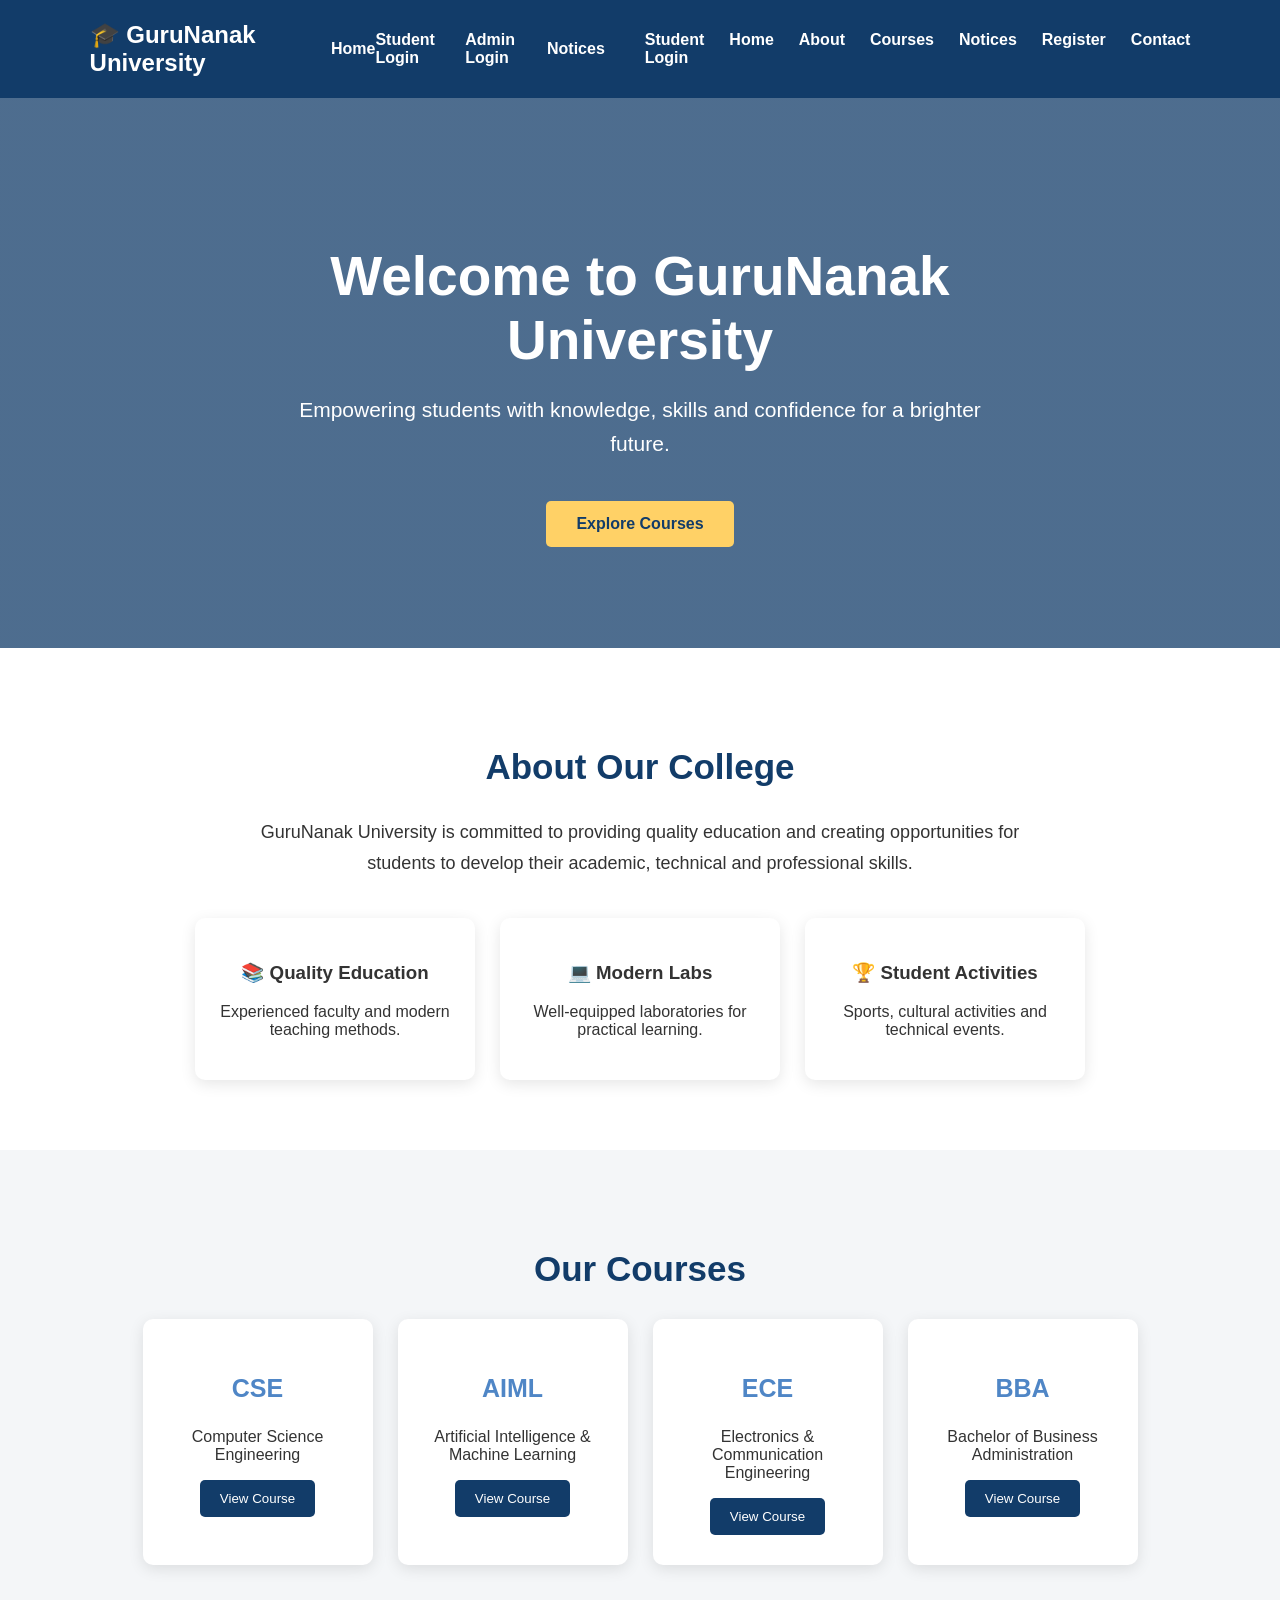
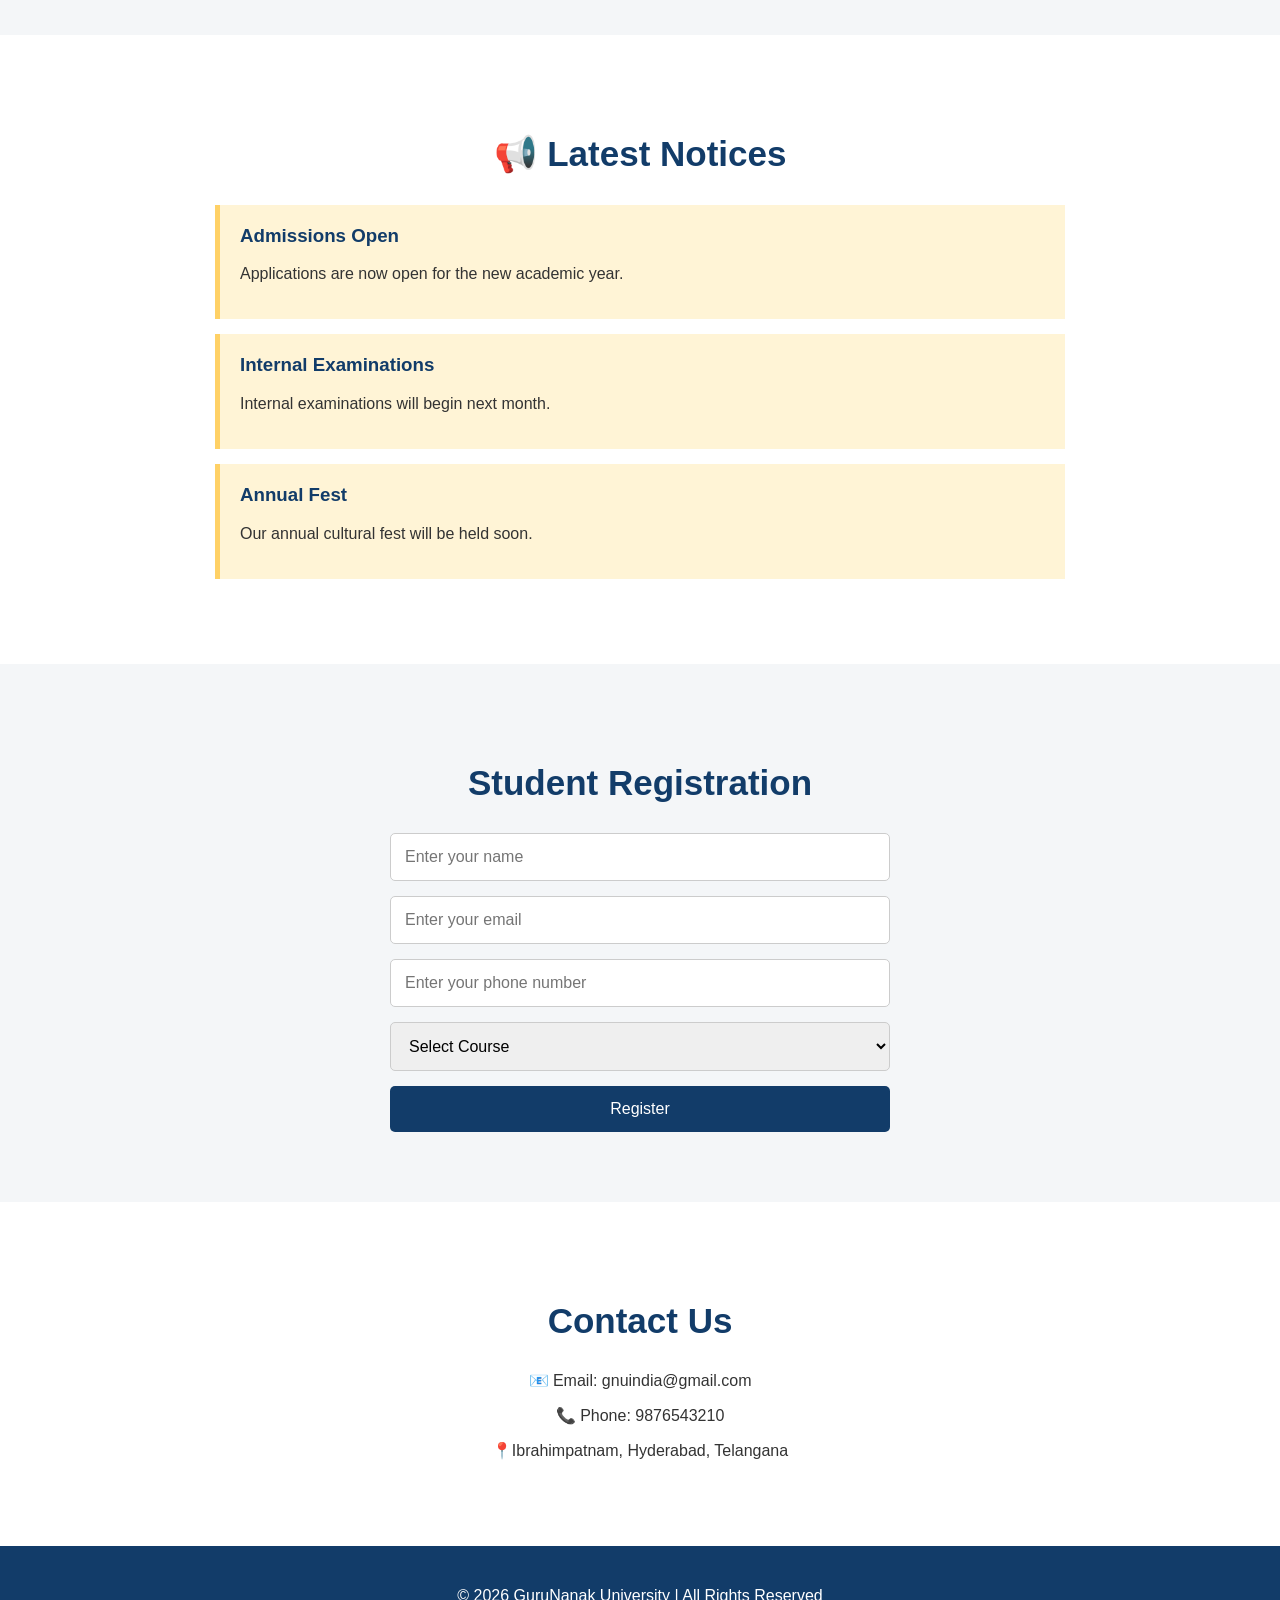
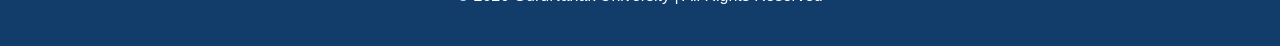
<file: index.html>
<!DOCTYPE html>
<html lang="en">
<head>
    <meta charset="UTF-8">
    <meta name="viewport" content="width=device-width, initial-scale=1.0">

    <title>GuruNanak University</title>

    <link rel="stylesheet" href="style.css">
</head>

<body>

    <!-- Navigation -->
    <header>
        <nav>
            <h2>🎓 GuruNanak University</h2>
<a href="index.html">Home</a>
<a href="login.html">Student Login</a>
<a href="admin-login.html">Admin Login</a>
<a href="notices.html">Notices</a>

            <ul>
                <li>
    <a href="login.html">Student Login</a>
</li>
                <li><a href="#home">Home</a></li>
                <li><a href="#about">About</a></li>
                <li><a href="#courses">Courses</a></li>
                <li><a href="#notices">Notices</a></li>
                <li><a href="#register">Register</a></li>
                <li><a href="#contact">Contact</a></li>
            </ul>
        </nav>
    </header>


    <!-- Home -->
    <section id="home" class="hero">

        <div class="hero-content">
            <h1>Welcome to GuruNanak University</h1>

            <p>
                Empowering students with knowledge, skills and confidence
                for a brighter future.
            </p>

            <a href="#courses" class="btn">Explore Courses</a>
        </div>

    </section>


    <!-- About -->
    <section id="about">

        <h2>About Our College</h2>

        <p class="about-text">
            GuruNanak University is committed to providing quality education and
            creating opportunities for students to develop their academic,
            technical and professional skills.
        </p>

        <div class="features">

            <div class="feature">
                <h3>📚 Quality Education</h3>
                <p>Experienced faculty and modern teaching methods.</p>
            </div>

            <div class="feature">
                <h3>💻 Modern Labs</h3>
                <p>Well-equipped laboratories for practical learning.</p>
            </div>

            <div class="feature">
                <h3>🏆 Student Activities</h3>
                <p>Sports, cultural activities and technical events.</p>
            </div>

        </div>

    </section>


    <!-- Courses -->
    <section id="courses" class="light-section">

        <h2>Our Courses</h2>

        <div class="course-container">

            <div class="course">
                <h3>CSE</h3>
                <p>Computer Science Engineering</p>
                <button onclick="courseMessage('CSE')">
                    View Course
                </button>
            </div>

            <div class="course">
                <h3>AIML</h3>
                <p>Artificial Intelligence & Machine Learning</p>
                <button onclick="courseMessage('AIML')">
                    View Course
                </button>
            </div>

            <div class="course">
                <h3>ECE</h3>
                <p>Electronics & Communication Engineering</p>
                <button onclick="courseMessage('ECE')">
                    View Course
                </button>
            </div>

            <div class="course">
                <h3>BBA</h3>
                <p>Bachelor of Business Administration</p>
                <button onclick="courseMessage('BBA')">
                    View Course
                </button>
            </div>

        </div>

    </section>


    <!-- Notices -->
    <section id="notices">

        <h2>📢 Latest Notices</h2>

        <div class="notice-container">

            <div class="notice">
                <h3>Admissions Open</h3>
                <p>Applications are now open for the new academic year.</p>
            </div>

            <div class="notice">
                <h3>Internal Examinations</h3>
                <p>Internal examinations will begin next month.</p>
            </div>

            <div class="notice">
                <h3>Annual Fest</h3>
                <p>Our annual cultural fest will be held soon.</p>
            </div>

        </div>

    </section>


    <!-- Registration -->
    <section id="register" class="light-section">

        <h2>Student Registration</h2>

        <form onsubmit="registerStudent(event)">

            <input
                type="text"
                id="name"
                placeholder="Enter your name"
                required
            >

            <input
                type="email"
                id="email"
                placeholder="Enter your email"
                required
            >

            <input
                type="tel"
                id="phone"
                placeholder="Enter your phone number"
                required
            >

            <select id="course" required>

                <option value="">Select Course</option>
                <option value="CSE">CSE</option>
                <option value="AIML">AIML</option>
                <option value="ECE">ECE</option>
                <option value="BBA">BBA</option>

            </select>

            <button type="submit">
                Register
            </button>

        </form>

    </section>


    <!-- Contact -->
    <section id="contact">

        <h2>Contact Us</h2>

        <p>📧 Email: gnuindia@gmail.com</p>
        <p>📞 Phone: 9876543210</p>
        <p>📍Ibrahimpatnam, Hyderabad, Telangana</p>

    </section>


    <!-- Footer -->
    <footer>

        <p>© 2026 GuruNanak University | All Rights Reserved</p>

    </footer>


    <script src="script.js"></script>

</body>
</html>
</file>
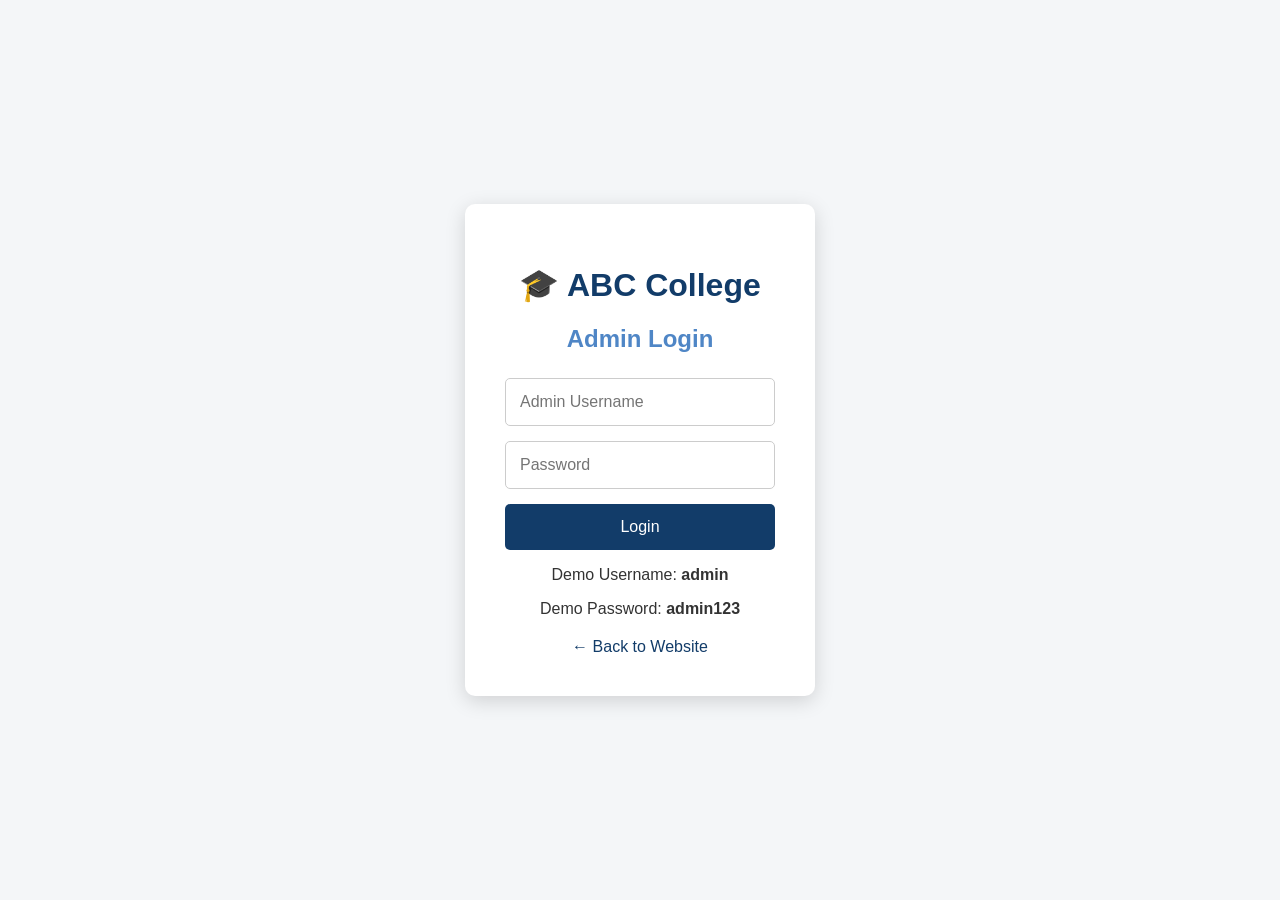
<file: admin-login.html>
<!DOCTYPE html>
<html lang="en">

<head>
    <meta charset="UTF-8">

    <meta name="viewport"
        content="width=device-width, initial-scale=1.0">

    <title>Admin Login</title>

    <link rel="stylesheet" href="style.css">
</head>

<body>

    <div class="login-container">

        <div class="login-box">

            <h1>🎓 ABC College</h1>

            <h2>Admin Login</h2>


            <form onsubmit="adminLogin(event)">

                <input
                    type="text"
                    id="adminUsername"
                    placeholder="Admin Username"
                    required
                >

                <input
                    type="password"
                    id="adminPassword"
                    placeholder="Password"
                    required
                >

                <button type="submit">
                    Login
                </button>

            </form>


            <p>
                Demo Username: <b>admin</b>
            </p>

            <p>
                Demo Password: <b>admin123</b>
            </p>


            <a href="index.html">
                ← Back to Website
            </a>

        </div>

    </div>


    <script src="script.js"></script>

</body>

</html>
</file>
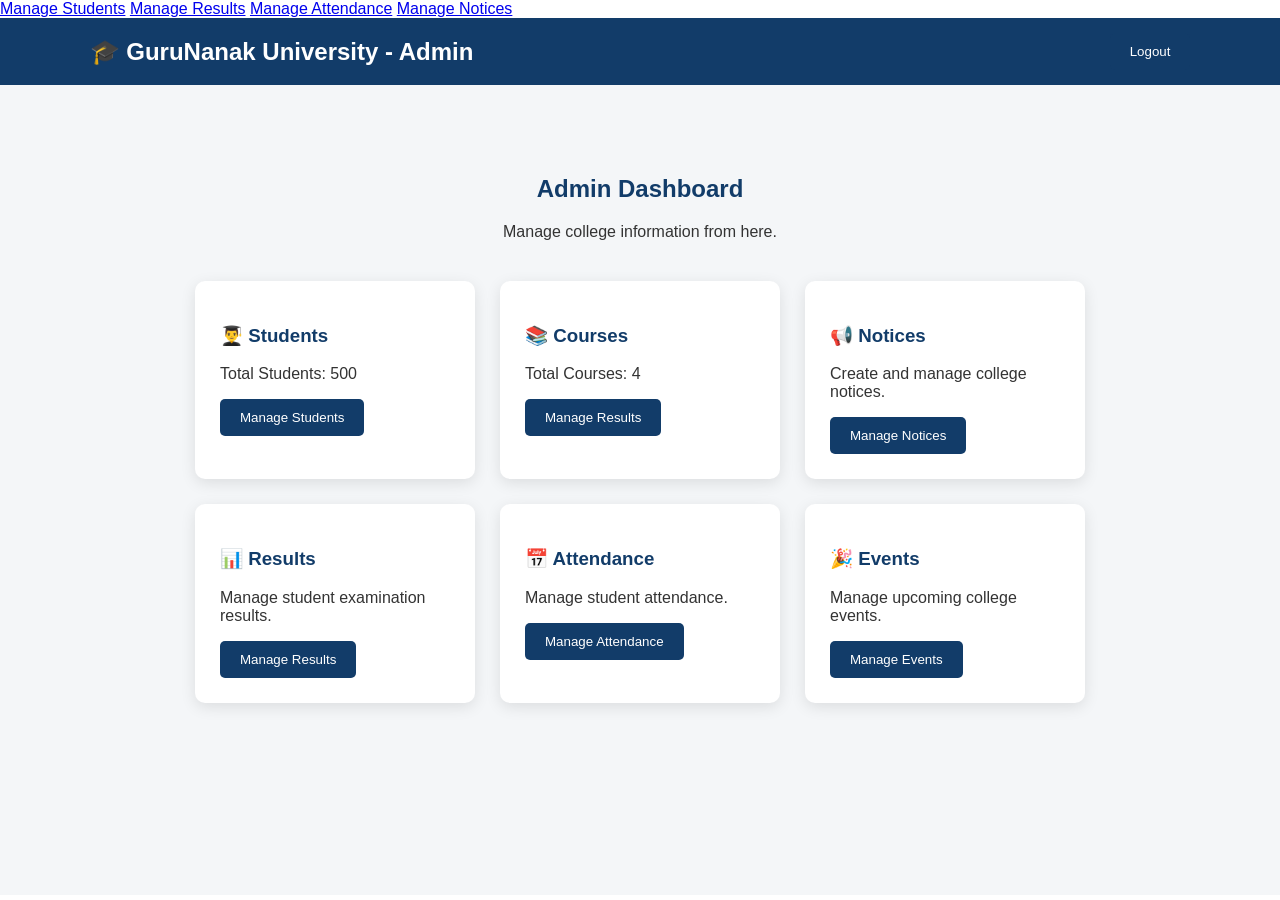
<file: admin.html>
<!DOCTYPE html>
<html lang="en">

<head>
    <meta charset="UTF-8">
    <meta name="viewport" content="width=device-width, initial-scale=1.0">

    <title>Admin Dashboard - GuruNanak University</title>

    <link rel="stylesheet" href="style.css">
</head>

<body>
<a href="students.html">Manage Students</a>
<a href="results.html">Manage Results</a>
<a href="attendance.html">Manage Attendance</a>
<a href="notices.html">Manage Notices</a>
    <header>

        <nav>

            <h2>🎓 GuruNanak University - Admin</h2>

            <button onclick="adminLogout()">
                Logout
            </button>

        </nav>

    </header>


    <section class="dashboard">

        <h1>Admin Dashboard</h1>

        <p>Manage college information from here.</p>


        <div class="dashboard-container">

            <!-- Students -->

            <div class="dashboard-card">

                <h3>👨‍🎓 Students</h3>

                <p>Total Students: 500</p>

                <a href="students.html">
    <button>
        Manage Students
    </button>
</a>

            </div>


            <!-- Courses -->

            <div class="dashboard-card">

                <h3>📚 Courses</h3>

                <p>Total Courses: 4</p>

                <a href="results.html">
    <button>
        Manage Results
    </button>
</a>

            </div>


            <!-- Notices -->

            <div class="dashboard-card">

                <h3>📢 Notices</h3>

                <p>Create and manage college notices.</p>

                <button onclick="showAdminMessage('Notices')">
                    Manage Notices
                </button>

            </div>


            <!-- Results -->

            <div class="dashboard-card">

                <h3>📊 Results</h3>

                <p>Manage student examination results.</p>

                <button onclick="showAdminMessage('Results')">
                    Manage Results
                </button>

            </div>


            <!-- Attendance -->

            <div class="dashboard-card">

                <h3>📅 Attendance</h3>

                <p>Manage student attendance.</p>

                <button onclick="showAdminMessage('Attendance')">
                    Manage Attendance
                </button>

            </div>


            <!-- Events -->

            <div class="dashboard-card">

                <h3>🎉 Events</h3>

                <p>Manage upcoming college events.</p>

                <button onclick="showAdminMessage('Events')">
                    Manage Events
                </button>

            </div>

        </div>

    </section>


    <script src="script.js"></script>

</body>

</html>
</file>
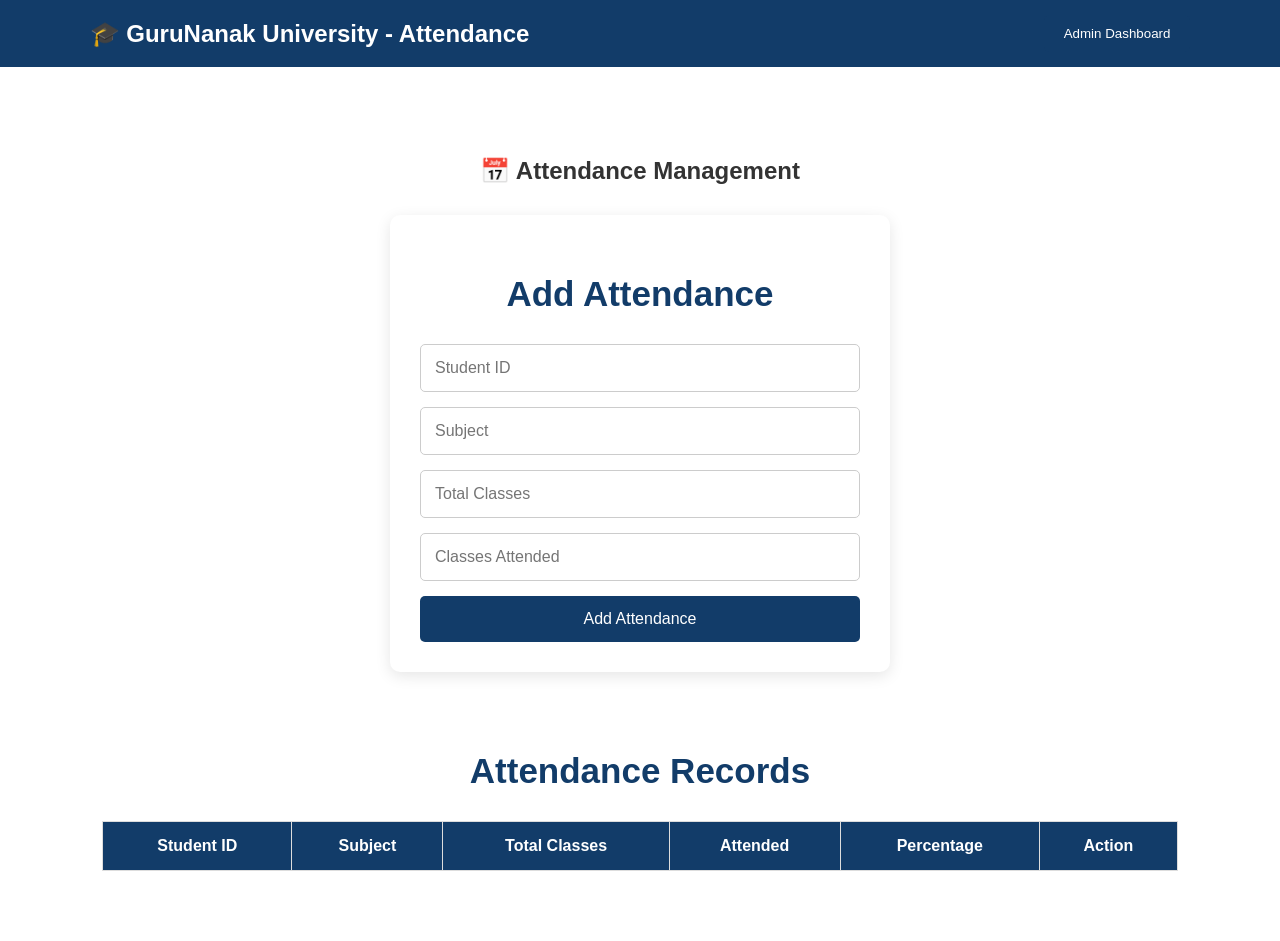
<file: attendence.html>
<!DOCTYPE html>
<html lang="en">

<head>

    <meta charset="UTF-8">

    <meta name="viewport"
        content="width=device-width, initial-scale=1.0">

    <title>Attendance Management</title>

    <link rel="stylesheet" href="style.css">

</head>

<body>

<header>

    <nav>

        <h2>🎓 GuruNanak University - Attendance</h2>

        <a href="admin.html">
            <button>Admin Dashboard</button>
        </a>

    </nav>

</header>


<section>

    <h1>📅 Attendance Management</h1>


    <div class="student-form">

        <h2>Add Attendance</h2>

        <form onsubmit="addAttendance(event)">

            <input
                type="text"
                id="attendanceStudentId"
                placeholder="Student ID"
                required
            >

            <input
                type="text"
                id="attendanceSubject"
                placeholder="Subject"
                required
            >

            <input
                type="number"
                id="totalClasses"
                placeholder="Total Classes"
                min="1"
                required
            >

            <input
                type="number"
                id="attendedClasses"
                placeholder="Classes Attended"
                min="0"
                required
            >

            <button type="submit">
                Add Attendance
            </button>

        </form>

    </div>


    <div class="table-container">

        <h2>Attendance Records</h2>

        <table>

            <thead>

                <tr>

                    <th>Student ID</th>

                    <th>Subject</th>

                    <th>Total Classes</th>

                    <th>Attended</th>

                    <th>Percentage</th>

                    <th>Action</th>

                </tr>

            </thead>

            <tbody id="attendanceTable">

            </tbody>

        </table>

    </div>

</section>


<script src="script.js"></script>

</body>
</html>
</file>
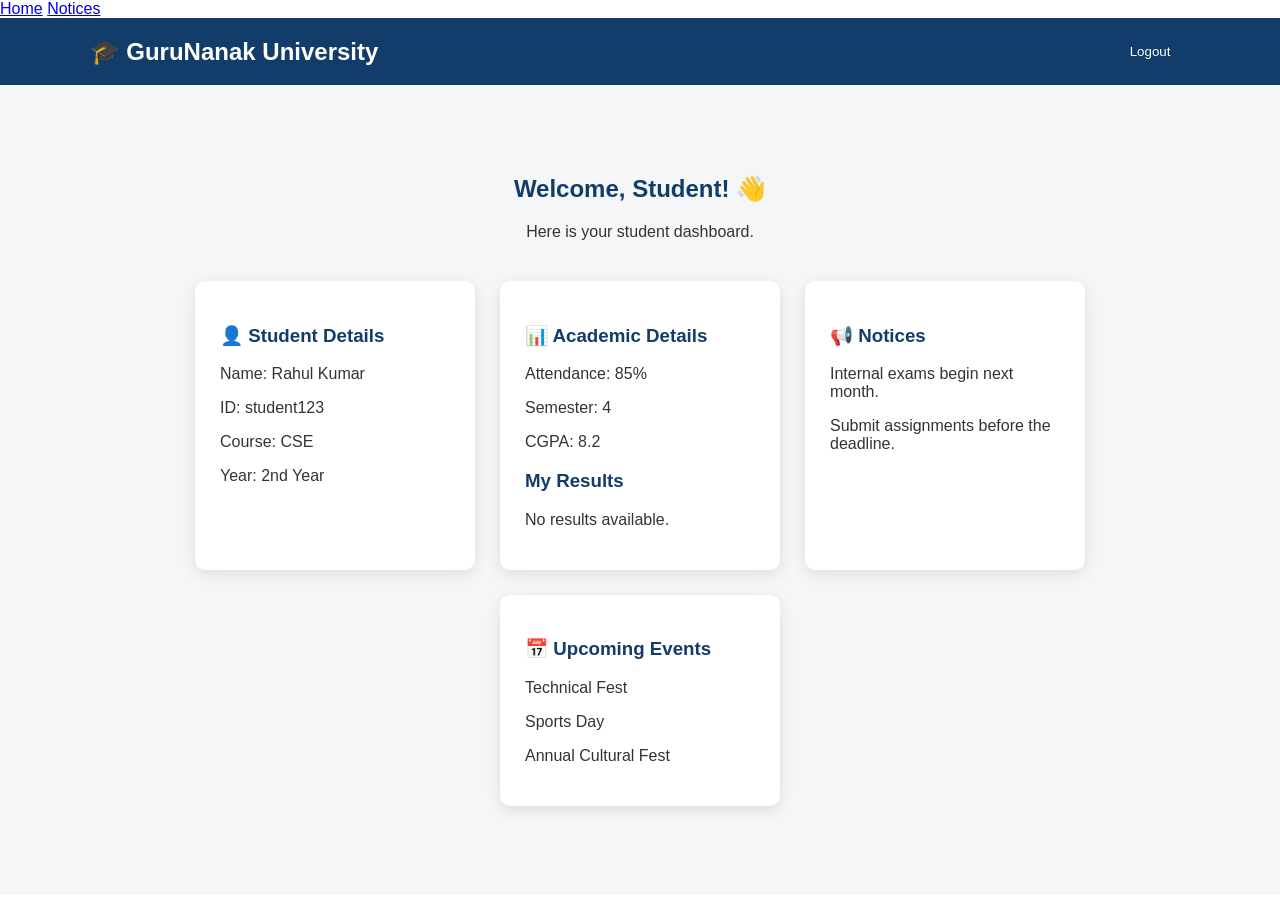
<file: dashboard.html>
<!DOCTYPE html>
<html lang="en">

<head>
    <meta charset="UTF-8">
    <meta name="viewport" content="width=device-width, initial-scale=1.0">

    <title>Student Dashboard</title>

    <link rel="stylesheet" href="style.css">
</head>

<body>
<a href="index.html">Home</a>
<a href="notices.html">Notices</a>

    <header>

        <nav>

            <h2>🎓 GuruNanak University</h2>

            <button onclick="logout()">
                Logout
            </button>

        </nav>

    </header>


    <section class="dashboard">

        <h1>Welcome, Student! 👋</h1>

        <p>Here is your student dashboard.</p>


        <div class="dashboard-container">

            <div class="dashboard-card">
                <h3>👤 Student Details</h3>

                <p>Name: Rahul Kumar</p>
                <p>ID: student123</p>
                <p>Course: CSE</p>
                <p>Year: 2nd Year</p>
            </div>


            <div class="dashboard-card">

    <h3>📊 Academic Details</h3>

    <p>Attendance: 85%</p>

    <p>Semester: 4</p>

    <p>CGPA: 8.2</p>

    <h3>My Results</h3>

    <div id="myResults"></div>

</div>


            <div class="dashboard-card">
                <h3>📢 Notices</h3>

                <p>Internal exams begin next month.</p>
                <p>Submit assignments before the deadline.</p>
            </div>


            <div class="dashboard-card">
                <h3>📅 Upcoming Events</h3>

                <p>Technical Fest</p>
                <p>Sports Day</p>
                <p>Annual Cultural Fest</p>
            </div>

        </div>

    </section>

    <script src="script.js"></script>

</body>

</html>
</file>
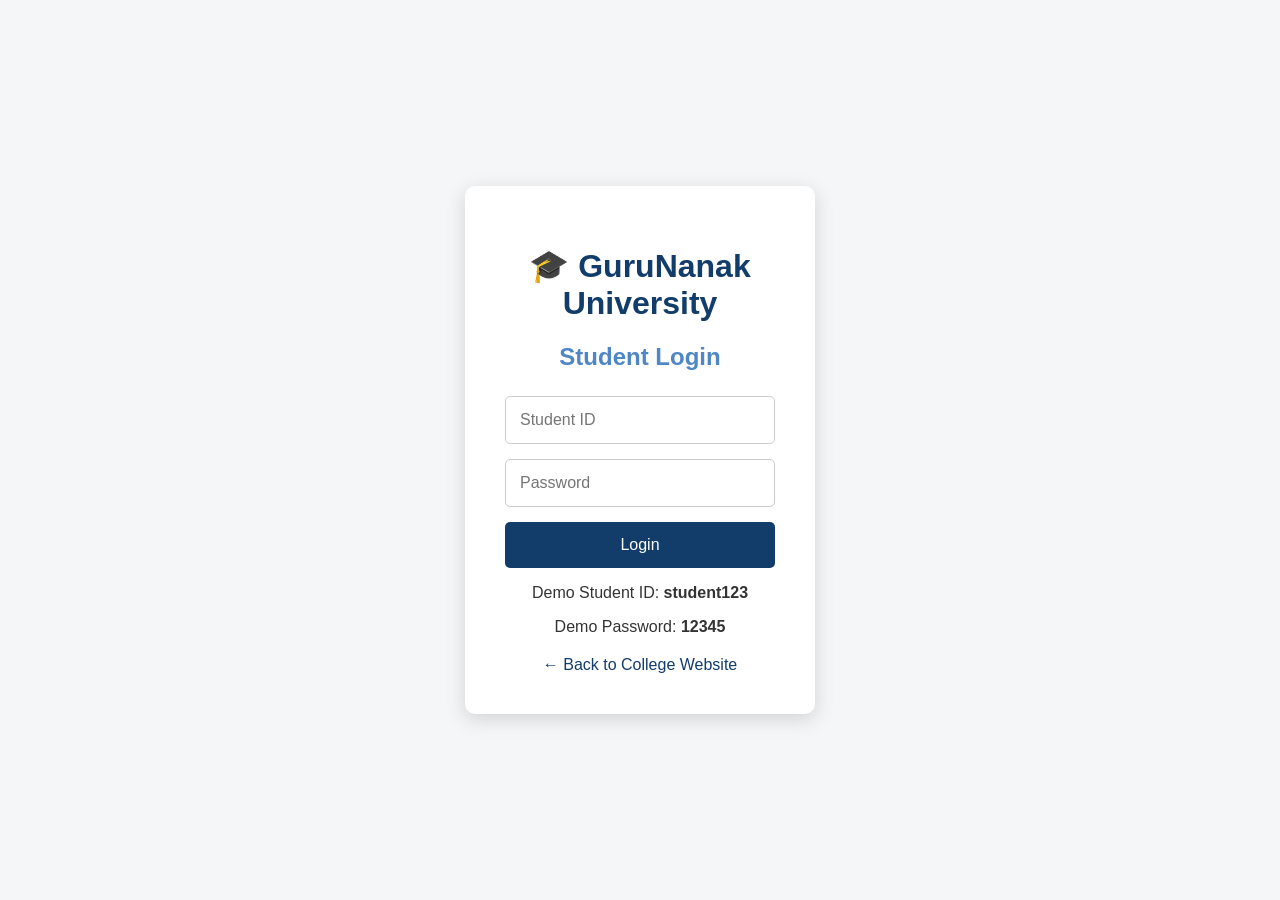
<file: login.html>
<!DOCTYPE html>
<html lang="en">

<head>
    <meta charset="UTF-8">
    <meta name="viewport" content="width=device-width, initial-scale=1.0">

    <title>Student Login - GuruNanak University</title>

    <link rel="stylesheet" href="style.css">
</head>

<body>

    <div class="login-container">

        <div class="login-box">

            <h1>🎓 GuruNanak University</h1>

            <h2>Student Login</h2>

            <form onsubmit="loginStudent(event)">

                <input
                    type="text"
                    id="studentId"
                    placeholder="Student ID"
                    required
                >

                <input
                    type="password"
                    id="password"
                    placeholder="Password"
                    required
                >

                <button type="submit">
                    Login
                </button>

            </form>

            <p>
                Demo Student ID: <b>student123</b>
            </p>

            <p>
                Demo Password: <b>12345</b>
            </p>

            <a href="index.html">← Back to College Website</a>

        </div>

    </div>

    <script src="script.js"></script>

</body>

</html>
</file>
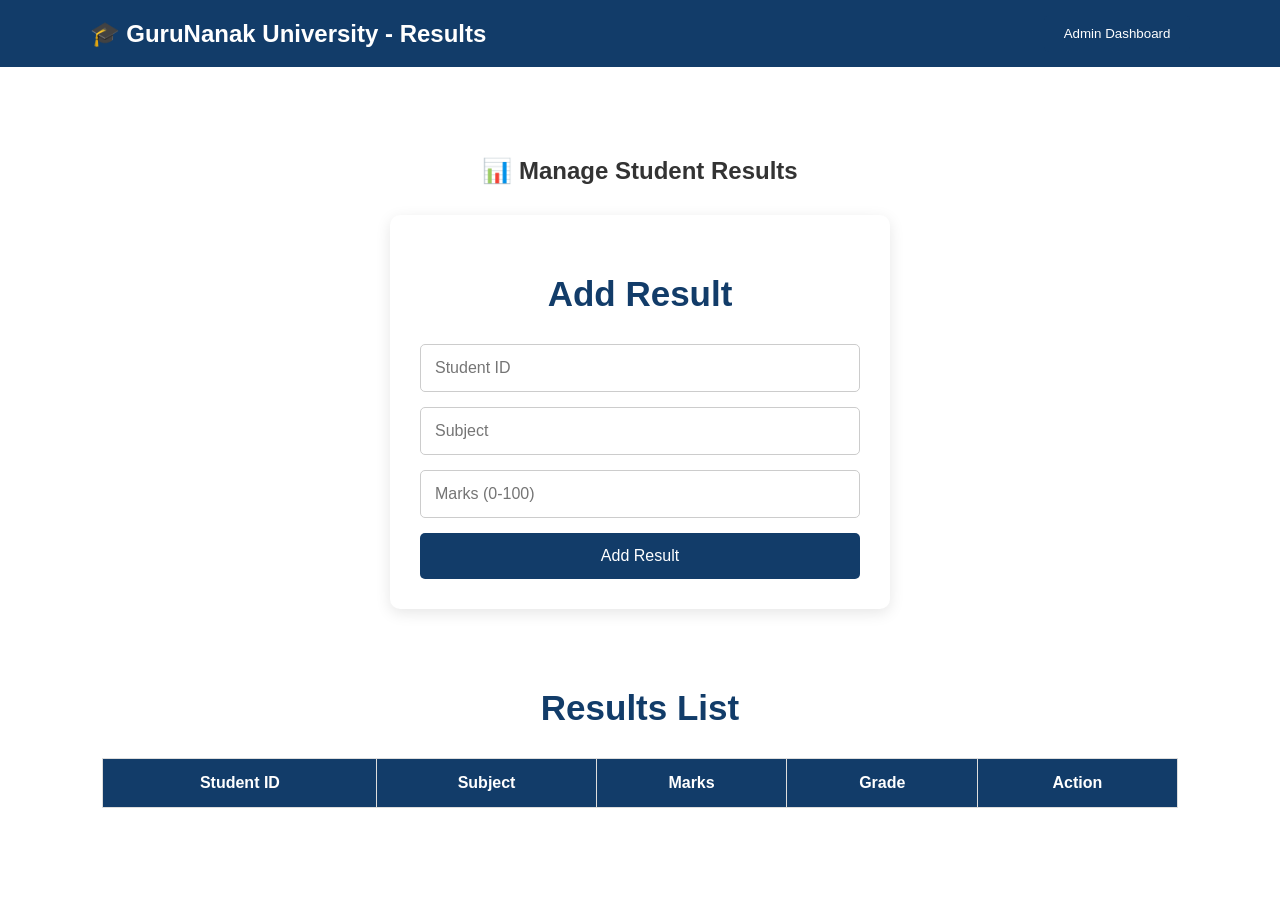
<file: results.html>
<!DOCTYPE html>
<html lang="en">

<head>
    <meta charset="UTF-8">

    <meta name="viewport"
        content="width=device-width, initial-scale=1.0">

    <title>Student Results</title>

    <link rel="stylesheet" href="style.css">
</head>

<body>

    <header>

        <nav>

            <h2>🎓 GuruNanak University - Results</h2>

            <a href="admin.html">
                <button>Admin Dashboard</button>
            </a>

        </nav>

    </header>


    <section>

        <h1>📊 Manage Student Results</h1>


        <!-- Add Result -->

        <div class="student-form">

            <h2>Add Result</h2>

            <form onsubmit="addResult(event)">

                <input
                    type="text"
                    id="resultStudentId"
                    placeholder="Student ID"
                    required
                >

                <input
                    type="text"
                    id="subject"
                    placeholder="Subject"
                    required
                >

                <input
                    type="number"
                    id="marks"
                    placeholder="Marks (0-100)"
                    min="0"
                    max="100"
                    required
                >

                <button type="submit">
                    Add Result
                </button>

            </form>

        </div>


        <!-- Results Table -->

        <div class="table-container">

            <h2>Results List</h2>

            <table>

                <thead>

                    <tr>
                        <th>Student ID</th>
                        <th>Subject</th>
                        <th>Marks</th>
                        <th>Grade</th>
                        <th>Action</th>
                    </tr>

                </thead>

                <tbody id="resultsTable">

                </tbody>

            </table>

        </div>

    </section>


    <script src="script.js"></script>

</body>

</html>
</file>
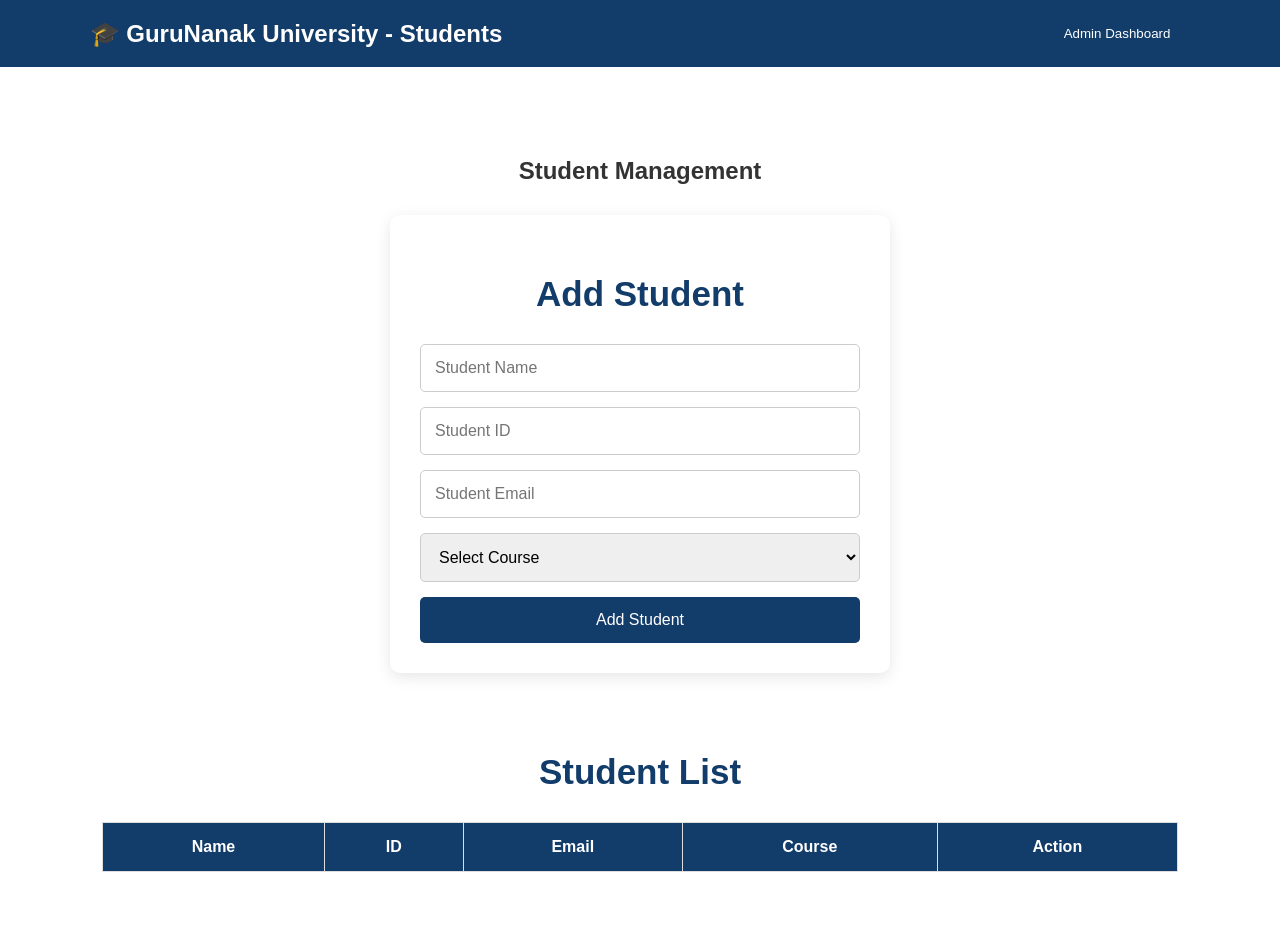
<file: students.html>
<!DOCTYPE html>
<html lang="en">

<head>
    <meta charset="UTF-8">

    <meta name="viewport"
        content="width=device-width, initial-scale=1.0">

    <title>Manage Students</title>

    <link rel="stylesheet" href="style.css">
</head>

<body>

    <header>

        <nav>
            <h2>🎓 GuruNanak University - Students</h2>

            <a href="admin.html">
                <button>Admin Dashboard</button>
            </a>
        </nav>

    </header>


    <section>

        <h1>Student Management</h1>

        <!-- Add Student Form -->

        <div class="student-form">

            <h2>Add Student</h2>

            <form onsubmit="addStudent(event)">

                <input
                    type="text"
                    id="studentName"
                    placeholder="Student Name"
                    required
                >

                <input
                    type="text"
                    id="studentId"
                    placeholder="Student ID"
                    required
                >

                <input
                    type="email"
                    id="studentEmail"
                    placeholder="Student Email"
                    required
                >

                <select id="studentCourse" required>

                    <option value="">
                        Select Course
                    </option>

                    <option value="CSE">CSE</option>

                    <option value="AIML">AIML</option>

                    <option value="ECE">ECE</option>

                    <option value="BBA">BBA</option>

                </select>

                <button type="submit">
                    Add Student
                </button>

            </form>

        </div>


        <!-- Student Table -->

        <div class="table-container">

            <h2>Student List</h2>

            <table>

                <thead>

                    <tr>
                        <th>Name</th>
                        <th>ID</th>
                        <th>Email</th>
                        <th>Course</th>
                        <th>Action</th>
                    </tr>

                </thead>

                <tbody id="studentTable">

                </tbody>

            </table>

        </div>

    </section>


    <script src="script.js"></script>

</body>

</html>
</file>
<file: style.css>
* {
    box-sizing: border-box;
    scroll-behavior: smooth;
}

body {
    margin: 0;
    font-family: Arial, sans-serif;
    color: #333;
}


/* Navigation */

header {
    background-color: #123c69;
    position: sticky;
    top: 0;
    z-index: 100;
}

nav {
    display: flex;
    justify-content: space-between;
    align-items: center;
    padding: 15px 7%;
}

nav h2 {
    color: white;
    margin: 0;
}

nav ul {
    display: flex;
    gap: 25px;
    list-style: none;
}

nav a {
    color: white;
    text-decoration: none;
    font-weight: bold;
}

nav a:hover {
    color: #ffd166;
}


/* Hero */

.hero {
    min-height: 550px;

    background-image:
        linear-gradient(
            rgba(18, 60, 105, 0.75),
            rgba(18, 60, 105, 0.75)
        ),
        url("https://images.unsplash.com/photo-1564981797816-1043664bf78d");

    background-size: cover;
    background-position: center;

    display: flex;
    justify-content: center;
    align-items: center;

    text-align: center;
    color: white;
}

.hero-content {
    max-width: 750px;
    padding: 20px;
}

.hero h1 {
    font-size: 55px;
    margin-bottom: 20px;
}

.hero p {
    font-size: 21px;
    line-height: 1.6;
}

.btn {
    display: inline-block;
    margin-top: 20px;
    padding: 14px 30px;

    background-color: #ffd166;
    color: #123c69;

    text-decoration: none;
    font-weight: bold;
    border-radius: 5px;
}


/* Sections */

section {
    padding: 70px 8%;
    text-align: center;
}

section h2 {
    font-size: 35px;
    color: #123c69;
    margin-bottom: 30px;
}

.light-section {
    background-color: #f4f6f8;
}


/* About */

.about-text {
    max-width: 800px;
    margin: auto;
    line-height: 1.7;
    font-size: 18px;
}

.features {
    display: flex;
    justify-content: center;
    gap: 25px;
    margin-top: 40px;
}

.feature {
    width: 280px;
    padding: 25px;

    background-color: white;

    border-radius: 10px;

    box-shadow: 0 4px 15px rgba(0,0,0,0.1);
}


/* Courses */

.course-container {
    display: flex;
    justify-content: center;
    flex-wrap: wrap;
    gap: 25px;
}

.course {
    width: 230px;
    padding: 30px;

    background-color: white;

    border-radius: 10px;

    box-shadow: 0 4px 15px rgba(0,0,0,0.1);

    transition: 0.3s;
}

.course:hover {
    transform: translateY(-8px);
}

.course h3 {
    color: #4f86c6;
    font-size: 25px;
}

button {
    border: none;
    padding: 11px 20px;

    background-color: #123c69;
    color: white;

    border-radius: 5px;

    cursor: pointer;
}

button:hover {
    background-color: #4f86c6;
}


/* Notices */

.notice-container {
    max-width: 850px;
    margin: auto;
}

.notice {
    background-color: #fff4d6;

    padding: 20px;

    margin: 15px 0;

    border-left: 5px solid #ffd166;

    text-align: left;
}

.notice h3 {
    margin-top: 0;
    color: #123c69;
}


/* Registration Form */

form {
    max-width: 500px;
    margin: auto;

    display: flex;
    flex-direction: column;

    gap: 15px;
}

input,
select {
    padding: 14px;

    border: 1px solid #ccc;

    border-radius: 5px;

    font-size: 16px;
}

form button {
    padding: 14px;
    font-size: 16px;
}


/* Footer */

footer {
    background-color: #123c69;
    color: white;

    text-align: center;

    padding: 25px;
}


/* Mobile */

@media (max-width: 768px) {

    nav {
        flex-direction: column;
        gap: 15px;
    }

    nav ul {
        flex-wrap: wrap;
        justify-content: center;
        padding: 0;
    }

    .hero h1 {
        font-size: 38px;
    }

    .features {
        flex-direction: column;
        align-items: center;
    }

    .feature {
        width: 90%;
    }
}
/* Login Page */

.login-container {
    min-height: 100vh;

    display: flex;
    justify-content: center;
    align-items: center;

    background-color: #f4f6f8;
}

.login-box {
    width: 350px;

    background-color: white;

    padding: 40px;

    border-radius: 10px;

    text-align: center;

    box-shadow: 0 5px 20px rgba(0,0,0,0.15);
}

.login-box h1 {
    color: #123c69;
}

.login-box h2 {
    color: #4f86c6;
}

.login-box form {
    margin-top: 25px;
}

.login-box a {
    display: block;

    margin-top: 20px;

    color: #123c69;

    text-decoration: none;
}


/* Dashboard */

.dashboard {
    background-color: #f4f6f8;

    min-height: 90vh;
}

.dashboard h1 {
    color: #123c69;
}

.dashboard-container {
    display: flex;

    justify-content: center;

    flex-wrap: wrap;

    gap: 25px;

    margin-top: 40px;
}

.dashboard-card {
    width: 280px;

    background-color: white;

    padding: 25px;

    border-radius: 10px;

    text-align: left;

    box-shadow: 0 4px 15px rgba(0,0,0,0.1);
}

.dashboard-card h3 {
    color: #123c69;
}
/* Student Management */

.student-form {
    max-width: 500px;

    margin: 30px auto;

    padding: 30px;

    background-color: white;

    border-radius: 10px;

    box-shadow:
        0 4px 15px rgba(0,0,0,0.1);
}

.student-form form {
    display: flex;

    flex-direction: column;

    gap: 15px;
}


/* Student Table */

.table-container {
    margin-top: 50px;

    overflow-x: auto;
}

table {
    width: 100%;

    border-collapse: collapse;

    background-color: white;
}

th,
td {
    padding: 15px;

    border: 1px solid #ddd;

    text-align: center;
}

th {
    background-color: #123c69;

    color: white;
}

td button {
    background-color: #d9534f;
}

td button:hover {
    background-color: #c9302c;
}
</file>
